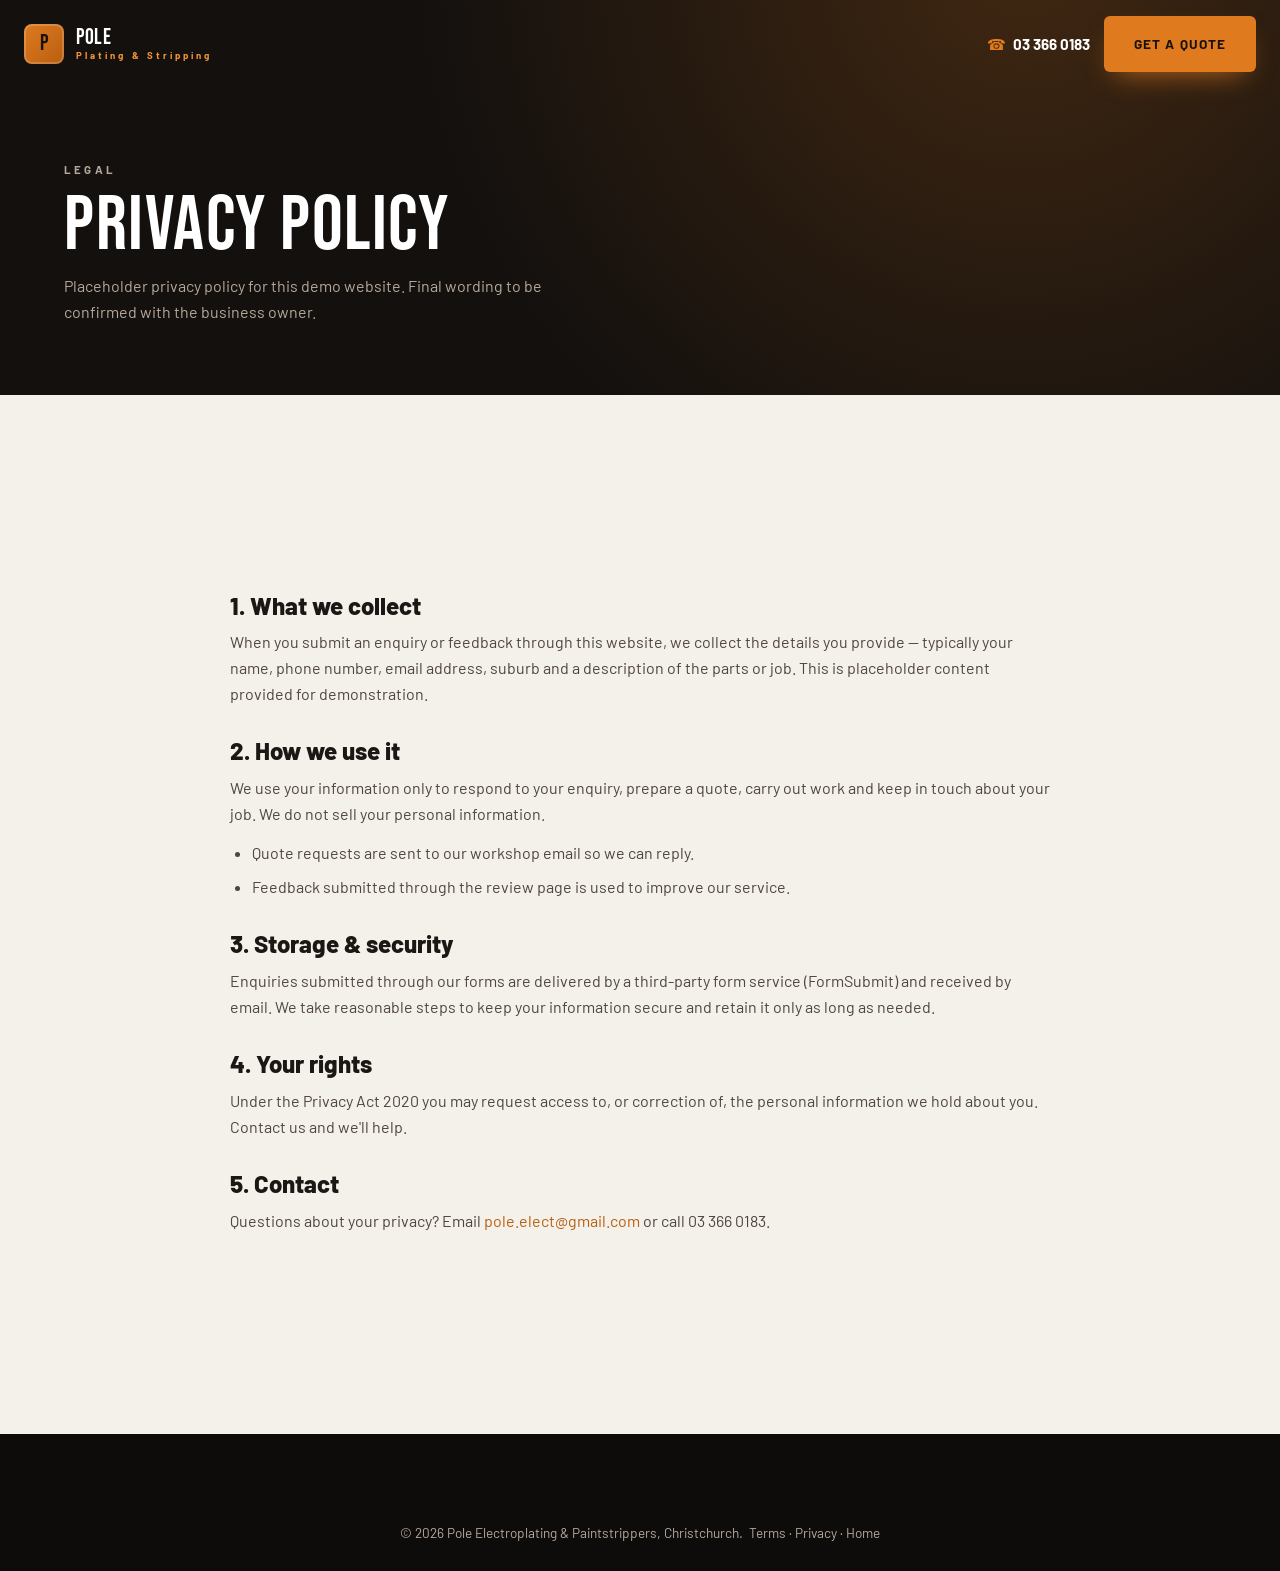
<file: privacy.html>
<!DOCTYPE html>
<html lang="en-NZ">
<head>
<meta charset="UTF-8">
<meta name="viewport" content="width=device-width, initial-scale=1.0">
<title>Privacy Policy | Pole Electroplating &amp; Paintstrippers</title>
<meta name="description" content="Privacy policy for Pole Electroplating & Paintstrippers, Christchurch.">
<link rel="icon" type="image/svg+xml" href="favicon.svg">
<link rel="preconnect" href="https://fonts.googleapis.com">
<link rel="preconnect" href="https://fonts.gstatic.com" crossorigin>
<link href="https://fonts.googleapis.com/css2?family=Bebas+Neue&family=Barlow:ital,wght@0,400;0,500;0,600;0,700;0,800;1,400&display=swap" rel="stylesheet">
<link rel="stylesheet" href="style.css">
</head>
<body>

<header class="nav scrolled">
  <a class="brand" href="index.html"><span class="brand-mark">P</span><span class="brand-name">Pole<small>Plating &amp; Stripping</small></span></a>
  <div class="nav-cta"><a class="nav-phone" href="tel:+6433660183"><span>&#9742;</span> 03 366 0183</a><a class="btn btn--primary" href="index.html#contact">Get a Quote</a></div>
</header>

<section class="page-hero">
  <div class="wrap">
    <p class="eyebrow">Legal</p>
    <h1>Privacy Policy</h1>
    <p>Placeholder privacy policy for this demo website. Final wording to be confirmed with the business owner.</p>
  </div>
</section>

<section class="section section--bone">
  <div class="wrap legal">
    <h2>1. What we collect</h2>
    <p>When you submit an enquiry or feedback through this website, we collect the details you provide — typically your name, phone number, email address, suburb and a description of the parts or job. This is placeholder content provided for demonstration.</p>

    <h2>2. How we use it</h2>
    <p>We use your information only to respond to your enquiry, prepare a quote, carry out work and keep in touch about your job. We do not sell your personal information.</p>
    <ul>
      <li>Quote requests are sent to our workshop email so we can reply.</li>
      <li>Feedback submitted through the review page is used to improve our service.</li>
    </ul>

    <h2>3. Storage &amp; security</h2>
    <p>Enquiries submitted through our forms are delivered by a third-party form service (FormSubmit) and received by email. We take reasonable steps to keep your information secure and retain it only as long as needed.</p>

    <h2>4. Your rights</h2>
    <p>Under the Privacy Act 2020 you may request access to, or correction of, the personal information we hold about you. Contact us and we'll help.</p>

    <h2>5. Contact</h2>
    <p>Questions about your privacy? Email <a href="mailto:pole.elect@gmail.com" style="color:var(--accent-deep)">pole.elect@gmail.com</a> or call 03 366 0183.</p>
  </div>
</section>

<footer class="footer">
  <div class="wrap">
    <div class="foot-bottom" style="border:0;justify-content:center;text-align:center">
      <span>&copy; 2026 Pole Electroplating &amp; Paintstrippers, Christchurch. &nbsp;<a href="terms.html">Terms</a> &middot; <a href="privacy.html">Privacy</a> &middot; <a href="index.html">Home</a></span>
    </div>
  </div>
</footer>
<script src="app.js"></script>
</body>
</html>
</file>
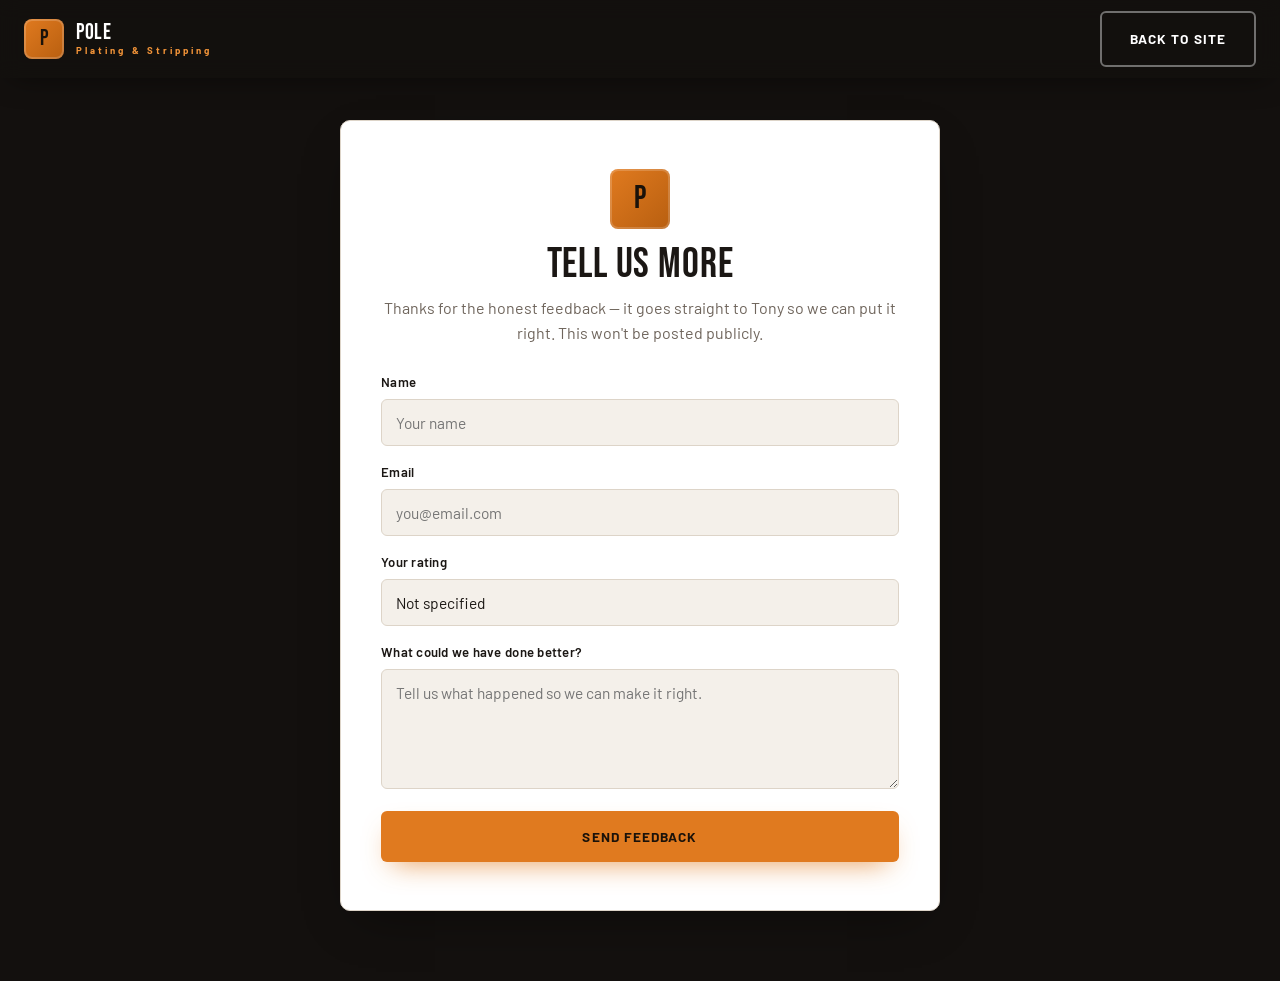
<file: private.html>
<!DOCTYPE html>
<html lang="en-NZ">
<head>
<meta charset="UTF-8">
<meta name="viewport" content="width=device-width, initial-scale=1.0">
<title>Your Feedback | Pole Electroplating &amp; Paintstrippers</title>
<meta name="description" content="Share your feedback privately with Pole Electroplating & Paintstrippers, Christchurch.">
<link rel="icon" type="image/svg+xml" href="favicon.svg">
<link rel="preconnect" href="https://fonts.googleapis.com">
<link rel="preconnect" href="https://fonts.gstatic.com" crossorigin>
<link href="https://fonts.googleapis.com/css2?family=Bebas+Neue&family=Barlow:ital,wght@0,400;0,500;0,600;0,700;0,800;1,400&display=swap" rel="stylesheet">
<link rel="stylesheet" href="style.css">
</head>
<body style="background:var(--char-900)">

<header class="nav scrolled">
  <a class="brand" href="index.html"><span class="brand-mark">P</span><span class="brand-name">Pole<small>Plating &amp; Stripping</small></span></a>
  <div class="nav-cta"><a class="btn btn--ghost" href="index.html">Back to Site</a></div>
</header>

<div class="review-wrap">
  <div class="review-card" style="text-align:left">
    <div id="fbForm">
      <div style="text-align:center">
        <div class="brand-mark" style="margin:0 auto 16px">P</div>
        <h1 style="text-align:center">Tell us more</h1>
        <p style="text-align:center;color:var(--muted);margin-bottom:26px">Thanks for the honest feedback — it goes straight to Tony so we can put it right. This won't be posted publicly.</p>
      </div>
      <form action="https://formsubmit.co/pole.elect@gmail.com" method="POST" id="privateForm">
        <input type="hidden" name="_subject" value="Private feedback — Pole Electroplating website">
        <input type="hidden" name="_captcha" value="false">
        <input type="hidden" name="_template" value="table">
        <input type="text" name="_honey" style="display:none">
        <div class="field"><label>Name</label><input type="text" name="Name" required placeholder="Your name"></div>
        <div class="field"><label>Email</label><input type="email" name="Email" required placeholder="you@email.com"></div>
        <div class="field"><label>Your rating</label><input type="text" name="Rating" id="ratingField" readonly></div>
        <div class="field"><label>What could we have done better?</label><textarea name="Feedback" required placeholder="Tell us what happened so we can make it right."></textarea></div>
        <button class="btn btn--primary" type="submit" style="width:100%;justify-content:center">Send Feedback</button>
      </form>
    </div>
    <div class="fb-success" id="fbSuccess">
      <div class="tick"><svg viewBox="0 0 24 24" fill="none" stroke="currentColor" stroke-width="2.4"><path d="M5 12l5 5L20 6"/></svg></div>
      <h1 style="text-align:center">Thank you</h1>
      <p style="text-align:center;color:var(--muted)">Your feedback's been sent through to Tony. We appreciate you taking the time, and we'll be in touch if anything needs sorting.</p>
      <div style="text-align:center;margin-top:24px"><a class="btn btn--dark" href="index.html">Back to Home</a></div>
    </div>
  </div>
</div>

<script>
  // Pre-fill rating from URL
  var params = new URLSearchParams(window.location.search);
  var r = parseInt(params.get('rating'), 10);
  var label = (r >= 1 && r <= 5) ? (r + ' star' + (r > 1 ? 's' : '')) : 'Not specified';
  document.getElementById('ratingField').value = label;

  // Submit via fetch to show inline success (no reCAPTCHA, no redirect)
  var form = document.getElementById('privateForm');
  form.addEventListener('submit', function(e){
    e.preventDefault();
    var data = new FormData(form);
    fetch(form.action, { method:'POST', body:data, headers:{'Accept':'application/json'} })
      .then(function(){ showSuccess(); })
      .catch(function(){ showSuccess(); });
  });
  function showSuccess(){
    document.getElementById('fbForm').style.display = 'none';
    document.getElementById('fbSuccess').classList.add('show');
  }
</script>
</body>
</html>
</file>
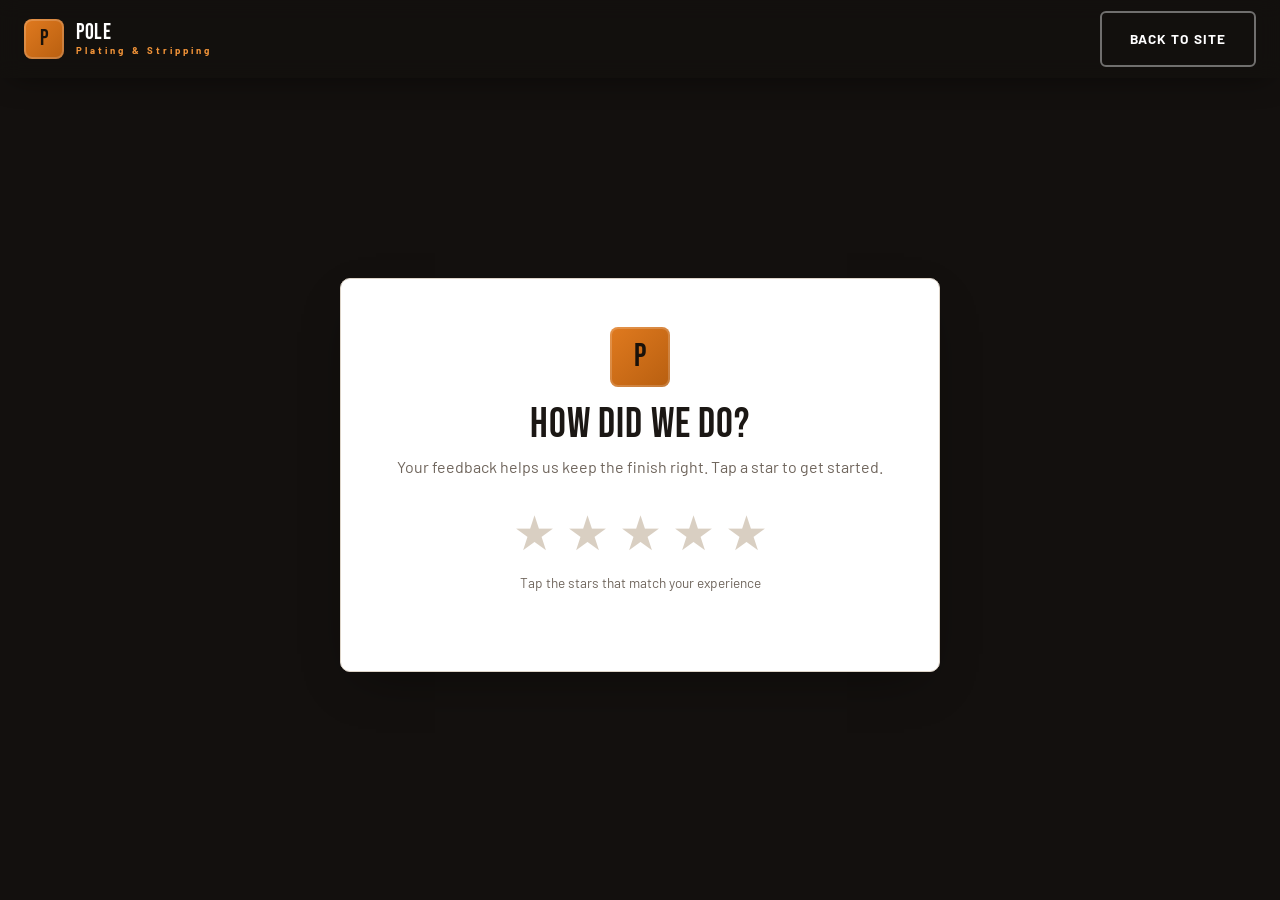
<file: review.html>
<!DOCTYPE html>
<html lang="en-NZ">
<head>
<meta charset="UTF-8">
<meta name="viewport" content="width=device-width, initial-scale=1.0">
<title>Leave a Review | Pole Electroplating &amp; Paintstrippers</title>
<meta name="description" content="Tell us how we did. Leave a review for Pole Electroplating & Paintstrippers, Christchurch.">
<link rel="icon" type="image/svg+xml" href="favicon.svg">
<link rel="preconnect" href="https://fonts.googleapis.com">
<link rel="preconnect" href="https://fonts.gstatic.com" crossorigin>
<link href="https://fonts.googleapis.com/css2?family=Bebas+Neue&family=Barlow:ital,wght@0,400;0,500;0,600;0,700;0,800;1,400&display=swap" rel="stylesheet">
<link rel="stylesheet" href="style.css">
</head>
<body style="background:var(--char-900)">

<header class="nav scrolled">
  <a class="brand" href="index.html"><span class="brand-mark">P</span><span class="brand-name">Pole<small>Plating &amp; Stripping</small></span></a>
  <div class="nav-cta"><a class="btn btn--ghost" href="index.html">Back to Site</a></div>
</header>

<div class="review-wrap">
  <div class="review-card">
    <div class="brand-mark">P</div>
    <h1>How did we do?</h1>
    <p>Your feedback helps us keep the finish right. Tap a star to get started.</p>
    <div class="starpick" id="stars">
      <button data-v="1" aria-label="1 star">&#9733;</button>
      <button data-v="2" aria-label="2 stars">&#9733;</button>
      <button data-v="3" aria-label="3 stars">&#9733;</button>
      <button data-v="4" aria-label="4 stars">&#9733;</button>
      <button data-v="5" aria-label="5 stars">&#9733;</button>
    </div>
    <p class="review-hint">Tap the stars that match your experience</p>
  </div>
</div>

<script>
  // 1-3 stars -> private feedback. 4-5 stars -> Google review.
  var GOOGLE_REVIEW_URL = "https://g.page/r/PLACEHOLDER/review";
  var stars = document.querySelectorAll('#stars button');
  stars.forEach(function(btn){
    btn.addEventListener('mouseenter', function(){
      var v = +btn.dataset.v;
      stars.forEach(function(b){ b.classList.toggle('lit', +b.dataset.v <= v); });
    });
    btn.addEventListener('click', function(){
      var v = +btn.dataset.v;
      if(v >= 4){ window.location.href = GOOGLE_REVIEW_URL; }
      else { window.location.href = 'private.html?rating=' + v; }
    });
  });
  document.getElementById('stars').addEventListener('mouseleave', function(){
    stars.forEach(function(b){ b.classList.remove('lit'); });
  });
</script>
</body>
</html>
</file>
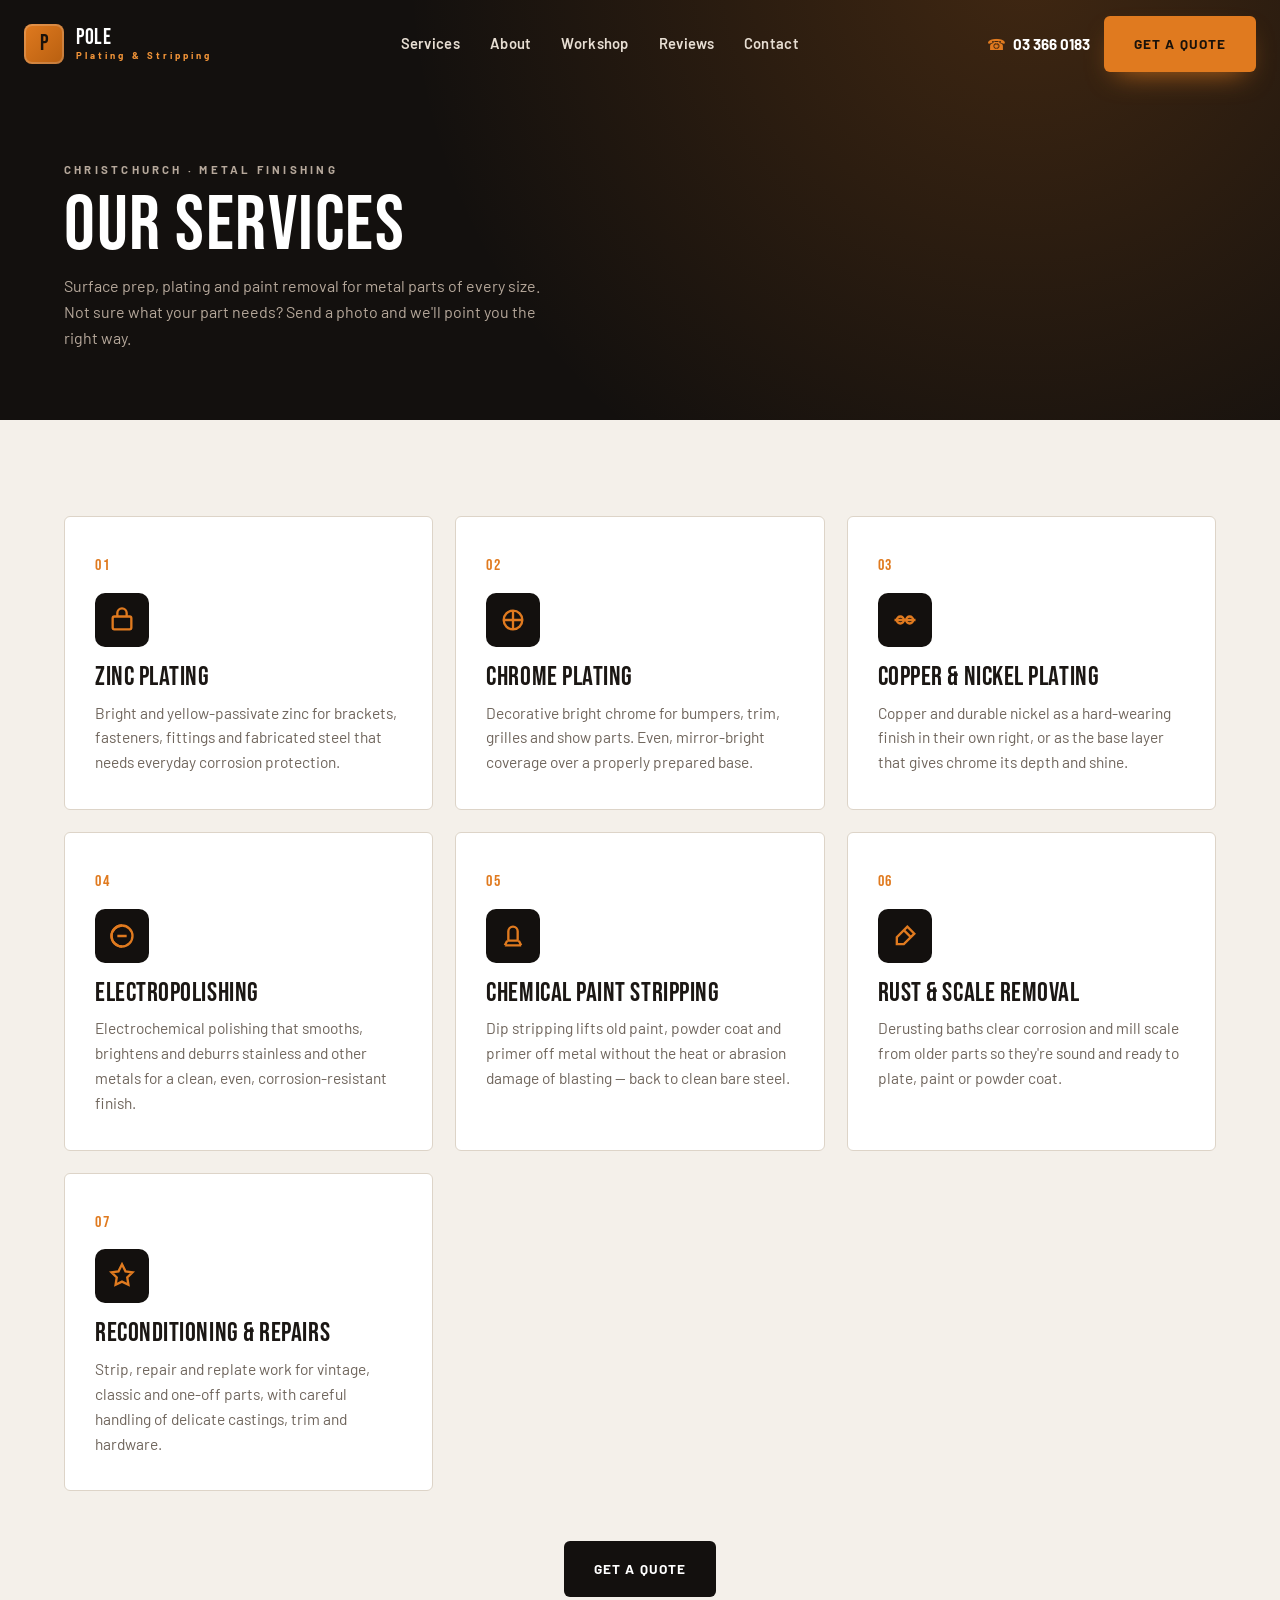
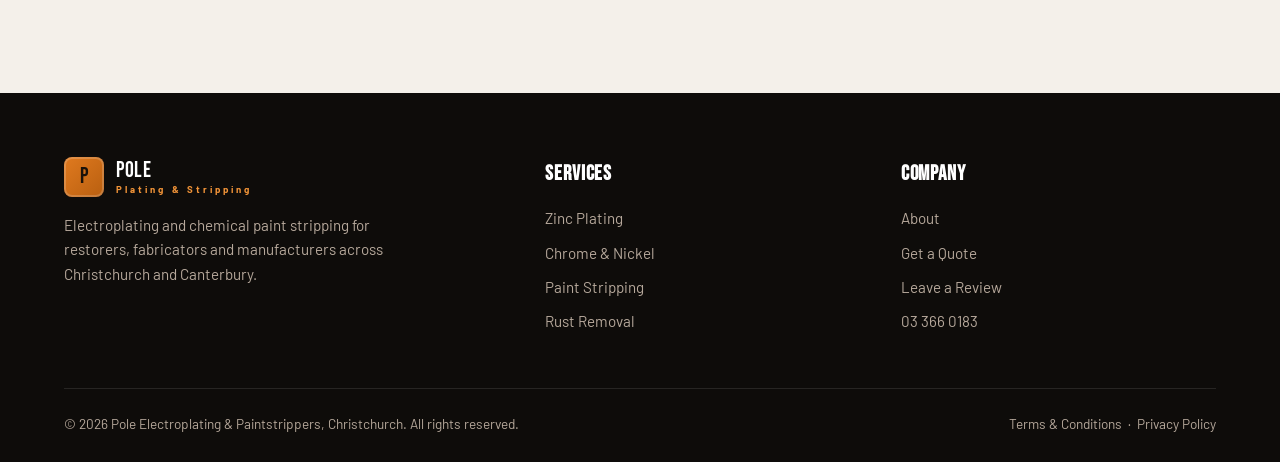
<file: services.html>
<!DOCTYPE html>
<html lang="en-NZ">
<head>
<meta charset="UTF-8">
<meta name="viewport" content="width=device-width, initial-scale=1.0">
<title>Services | Pole Electroplating &amp; Paintstrippers, Christchurch</title>
<meta name="description" content="Electroplating and paint stripping services in Christchurch: zinc, chrome and nickel plating, chemical dip stripping, rust removal and restoration refinishing.">
<link rel="icon" type="image/svg+xml" href="favicon.svg">
<link rel="preconnect" href="https://fonts.googleapis.com">
<link rel="preconnect" href="https://fonts.gstatic.com" crossorigin>
<link href="https://fonts.googleapis.com/css2?family=Bebas+Neue&family=Barlow:ital,wght@0,400;0,500;0,600;0,700;0,800;1,400&display=swap" rel="stylesheet">
<link rel="stylesheet" href="style.css">
</head>
<body>

<header class="nav scrolled">
  <a class="brand" href="index.html"><span class="brand-mark">P</span><span class="brand-name">Pole<small>Plating &amp; Stripping</small></span></a>
  <nav class="nav-links">
    <a href="index.html#services">Services</a>
    <a href="index.html#about">About</a>
    <a href="index.html#crew">Workshop</a>
    <a href="index.html#reviews">Reviews</a>
    <a href="index.html#contact">Contact</a>
  </nav>
  <div class="nav-cta">
    <a class="nav-phone" href="tel:+6433660183"><span>&#9742;</span> 03 366 0183</a>
    <a class="btn btn--primary" href="index.html#contact">Get a Quote</a>
    <button class="nav-toggle" aria-label="Menu"><svg viewBox="0 0 24 24" fill="none" stroke="currentColor" stroke-width="2"><path d="M3 6h18M3 12h18M3 18h18"/></svg></button>
  </div>
</header>

<section class="page-hero">
  <div class="wrap">
    <p class="eyebrow">Christchurch &middot; Metal Finishing</p>
    <h1>Our services</h1>
    <p>Surface prep, plating and paint removal for metal parts of every size. Not sure what your part needs? Send a photo and we'll point you the right way.</p>
  </div>
</section>

<section class="section section--bone">
  <div class="wrap">
    <div class="svc-grid">
      <article class="svc-card reveal"><span class="svc-num">01</span><div class="svc-ico"><svg viewBox="0 0 24 24" fill="none" stroke="currentColor" stroke-width="2"><rect x="4" y="9" width="16" height="11" rx="1.5"/><path d="M8 9V6a4 4 0 0 1 8 0v3"/></svg></div><h3>Zinc Plating</h3><p>Bright and yellow-passivate zinc for brackets, fasteners, fittings and fabricated steel that needs everyday corrosion protection.</p></article>
      <article class="svc-card reveal"><span class="svc-num">02</span><div class="svc-ico"><svg viewBox="0 0 24 24" fill="none" stroke="currentColor" stroke-width="2"><circle cx="12" cy="12" r="8"/><path d="M12 4v16M4 12h16"/></svg></div><h3>Chrome Plating</h3><p>Decorative bright chrome for bumpers, trim, grilles and show parts. Even, mirror-bright coverage over a properly prepared base.</p></article>
      <article class="svc-card reveal"><span class="svc-num">03</span><div class="svc-ico"><svg viewBox="0 0 24 24" fill="none" stroke="currentColor" stroke-width="2"><path d="M3 12h18"/><circle cx="8" cy="12" r="3"/><circle cx="16" cy="12" r="3"/></svg></div><h3>Copper &amp; Nickel Plating</h3><p>Copper and durable nickel as a hard-wearing finish in their own right, or as the base layer that gives chrome its depth and shine.</p></article>
      <article class="svc-card reveal"><span class="svc-num">04</span><div class="svc-ico"><svg viewBox="0 0 24 24" fill="none" stroke="currentColor" stroke-width="2"><circle cx="12" cy="12" r="9"/><path d="M12 3a9 9 0 0 0 0 18M8 12h8"/></svg></div><h3>Electropolishing</h3><p>Electrochemical polishing that smooths, brightens and deburrs stainless and other metals for a clean, even, corrosion-resistant finish.</p></article>
      <article class="svc-card reveal"><span class="svc-num">05</span><div class="svc-ico"><svg viewBox="0 0 24 24" fill="none" stroke="currentColor" stroke-width="2"><path d="M5 20h14M7 16l-2 4M17 16l2 4"/><path d="M8 16V8a4 4 0 0 1 8 0v8z"/></svg></div><h3>Chemical Paint Stripping</h3><p>Dip stripping lifts old paint, powder coat and primer off metal without the heat or abrasion damage of blasting — back to clean bare steel.</p></article>
      <article class="svc-card reveal"><span class="svc-num">06</span><div class="svc-ico"><svg viewBox="0 0 24 24" fill="none" stroke="currentColor" stroke-width="2"><path d="M14 4l6 6-9 9H5v-6z"/><path d="M11 7l6 6"/></svg></div><h3>Rust &amp; Scale Removal</h3><p>Derusting baths clear corrosion and mill scale from older parts so they're sound and ready to plate, paint or powder coat.</p></article>
      <article class="svc-card reveal"><span class="svc-num">07</span><div class="svc-ico"><svg viewBox="0 0 24 24" fill="none" stroke="currentColor" stroke-width="2"><path d="M12 2l3 6 6 .9-4.5 4.3 1 6.3L12 16.8 6.5 19.5l1-6.3L3 8.9 9 8z"/></svg></div><h3>Reconditioning &amp; Repairs</h3><p>Strip, repair and replate work for vintage, classic and one-off parts, with careful handling of delicate castings, trim and hardware.</p></article>
    </div>
    <div style="text-align:center;margin-top:50px" class="reveal">
      <a class="btn btn--dark" href="index.html#contact">Get a Quote</a>
    </div>
  </div>
</section>

<footer class="footer">
  <div class="wrap">
    <div class="foot-grid">
      <div>
        <a class="brand" href="index.html"><span class="brand-mark">P</span><span class="brand-name">Pole<small>Plating &amp; Stripping</small></span></a>
        <p class="foot-about">Electroplating and chemical paint stripping for restorers, fabricators and manufacturers across Christchurch and Canterbury.</p>
      </div>
      <div class="foot-col"><h4>Services</h4><a href="services.html">Zinc Plating</a><a href="services.html">Chrome &amp; Nickel</a><a href="services.html">Paint Stripping</a><a href="services.html">Rust Removal</a></div>
      <div class="foot-col"><h4>Company</h4><a href="index.html#about">About</a><a href="index.html#contact">Get a Quote</a><a href="review.html">Leave a Review</a><a href="tel:+6433660183">03 366 0183</a></div>
    </div>
    <div class="foot-bottom">
      <span>&copy; 2026 Pole Electroplating &amp; Paintstrippers, Christchurch. All rights reserved.</span>
      <span><a href="terms.html">Terms &amp; Conditions</a> &nbsp;&middot;&nbsp; <a href="privacy.html">Privacy Policy</a></span>
    </div>
  </div>
</footer>

<script src="app.js"></script>
</body>
</html>
</file>
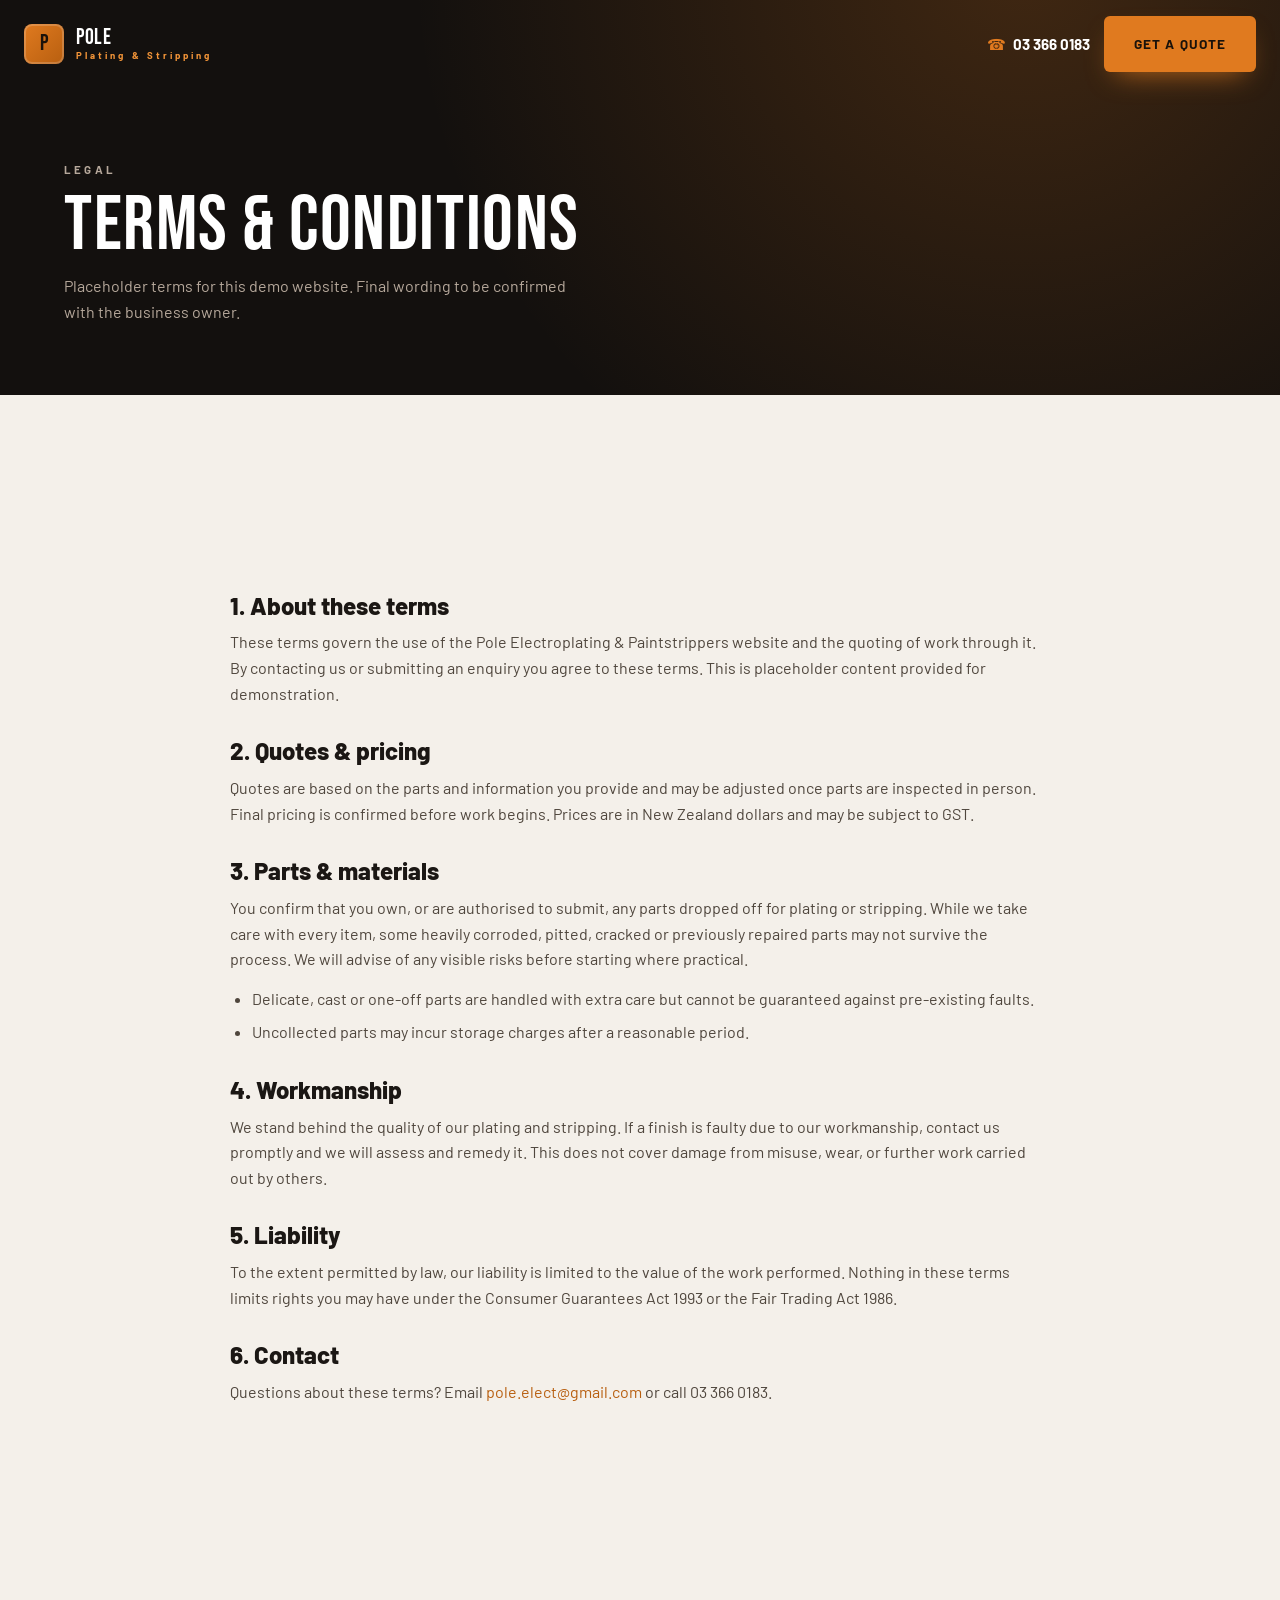
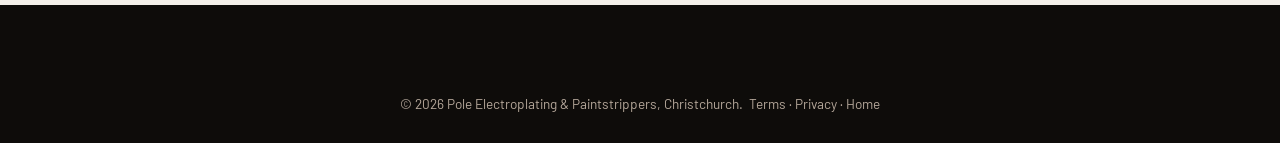
<file: terms.html>
<!DOCTYPE html>
<html lang="en-NZ">
<head>
<meta charset="UTF-8">
<meta name="viewport" content="width=device-width, initial-scale=1.0">
<title>Terms &amp; Conditions | Pole Electroplating &amp; Paintstrippers</title>
<meta name="description" content="Terms and conditions for Pole Electroplating & Paintstrippers, Christchurch.">
<link rel="icon" type="image/svg+xml" href="favicon.svg">
<link rel="preconnect" href="https://fonts.googleapis.com">
<link rel="preconnect" href="https://fonts.gstatic.com" crossorigin>
<link href="https://fonts.googleapis.com/css2?family=Bebas+Neue&family=Barlow:ital,wght@0,400;0,500;0,600;0,700;0,800;1,400&display=swap" rel="stylesheet">
<link rel="stylesheet" href="style.css">
</head>
<body>

<header class="nav scrolled">
  <a class="brand" href="index.html"><span class="brand-mark">P</span><span class="brand-name">Pole<small>Plating &amp; Stripping</small></span></a>
  <div class="nav-cta"><a class="nav-phone" href="tel:+6433660183"><span>&#9742;</span> 03 366 0183</a><a class="btn btn--primary" href="index.html#contact">Get a Quote</a></div>
</header>

<section class="page-hero">
  <div class="wrap">
    <p class="eyebrow">Legal</p>
    <h1>Terms &amp; Conditions</h1>
    <p>Placeholder terms for this demo website. Final wording to be confirmed with the business owner.</p>
  </div>
</section>

<section class="section section--bone">
  <div class="wrap legal">
    <h2>1. About these terms</h2>
    <p>These terms govern the use of the Pole Electroplating &amp; Paintstrippers website and the quoting of work through it. By contacting us or submitting an enquiry you agree to these terms. This is placeholder content provided for demonstration.</p>

    <h2>2. Quotes &amp; pricing</h2>
    <p>Quotes are based on the parts and information you provide and may be adjusted once parts are inspected in person. Final pricing is confirmed before work begins. Prices are in New Zealand dollars and may be subject to GST.</p>

    <h2>3. Parts &amp; materials</h2>
    <p>You confirm that you own, or are authorised to submit, any parts dropped off for plating or stripping. While we take care with every item, some heavily corroded, pitted, cracked or previously repaired parts may not survive the process. We will advise of any visible risks before starting where practical.</p>
    <ul>
      <li>Delicate, cast or one-off parts are handled with extra care but cannot be guaranteed against pre-existing faults.</li>
      <li>Uncollected parts may incur storage charges after a reasonable period.</li>
    </ul>

    <h2>4. Workmanship</h2>
    <p>We stand behind the quality of our plating and stripping. If a finish is faulty due to our workmanship, contact us promptly and we will assess and remedy it. This does not cover damage from misuse, wear, or further work carried out by others.</p>

    <h2>5. Liability</h2>
    <p>To the extent permitted by law, our liability is limited to the value of the work performed. Nothing in these terms limits rights you may have under the Consumer Guarantees Act 1993 or the Fair Trading Act 1986.</p>

    <h2>6. Contact</h2>
    <p>Questions about these terms? Email <a href="mailto:pole.elect@gmail.com" style="color:var(--accent-deep)">pole.elect@gmail.com</a> or call 03 366 0183.</p>
  </div>
</section>

<footer class="footer">
  <div class="wrap">
    <div class="foot-bottom" style="border:0;justify-content:center;text-align:center">
      <span>&copy; 2026 Pole Electroplating &amp; Paintstrippers, Christchurch. &nbsp;<a href="terms.html">Terms</a> &middot; <a href="privacy.html">Privacy</a> &middot; <a href="index.html">Home</a></span>
    </div>
  </div>
</footer>
<script src="app.js"></script>
</body>
</html>
</file>
<file: style.css>
/* Pole Electroplating & Paintstrippers — Industrial archetype
   Display: Bebas Neue · Body: Barlow · Accent: copper-orange on charcoal */

:root{
  --char-900:#13100e;
  --char-800:#1b1714;
  --char-700:#241f1b;
  --bone:#f4f0ea;
  --bone-2:#ebe5db;
  --ink:#1b1714;
  --muted:#6f655c;
  --line:#ddd4c8;
  --accent:#e07a1f;
  --accent-2:#f29438;
  --accent-deep:#b85f10;
  --white:#ffffff;
  --radius:6px;
  --maxw:1200px;
  --shadow:0 18px 50px -18px rgba(0,0,0,.45);
}

*{box-sizing:border-box;margin:0;padding:0}
html{scroll-behavior:smooth}
body{
  font-family:'Barlow',system-ui,sans-serif;
  color:var(--ink);
  background:var(--bone);
  line-height:1.6;
  -webkit-font-smoothing:antialiased;
  overflow-x:hidden;
}
h1,h2,h3,.display{
  font-family:'Bebas Neue',Impact,sans-serif;
  font-weight:400;
  letter-spacing:.02em;
  line-height:.95;
  text-transform:uppercase;
}
a{color:inherit;text-decoration:none}
img{display:block;max-width:100%}
.wrap{max-width:var(--maxw);margin:0 auto;padding:0 24px}
.eyebrow{
  font-family:'Barlow',sans-serif;
  text-transform:uppercase;
  letter-spacing:.28em;
  font-size:.72rem;
  font-weight:700;
  color:var(--accent);
}
.section{padding:96px 0}
.section--bone{background:var(--bone)}
.section--bone2{background:var(--bone-2)}
.section--dark{background:var(--char-900);color:#efe7dd}
.section-head{max-width:680px;margin-bottom:54px}
.section-head h2{font-size:clamp(2.6rem,5vw,4rem);margin:10px 0 14px}
.section-head p{color:var(--muted);font-size:1.05rem}
.section--dark .section-head p{color:#b6a89b}

/* Buttons */
.btn{
  display:inline-flex;align-items:center;gap:.5em;
  font-family:'Barlow',sans-serif;font-weight:700;
  text-transform:uppercase;letter-spacing:.08em;font-size:.85rem;
  padding:15px 28px;border-radius:var(--radius);
  border:2px solid transparent;cursor:pointer;
  transition:transform .18s ease,background .18s ease,color .18s ease,box-shadow .18s ease;
}
.btn--primary{background:var(--accent);color:#1a120a;box-shadow:0 12px 28px -12px rgba(224,122,31,.8)}
.btn--primary:hover{background:var(--accent-2);transform:translateY(-2px)}
.btn--ghost{background:transparent;color:#fff;border-color:rgba(255,255,255,.4)}
.btn--ghost:hover{border-color:var(--accent);color:var(--accent);transform:translateY(-2px)}
.btn--dark{background:var(--char-900);color:#fff}
.btn--dark:hover{background:var(--accent);color:#1a120a;transform:translateY(-2px)}

/* Nav */
.nav{
  position:fixed;top:0;left:0;right:0;z-index:50;
  display:flex;align-items:center;justify-content:space-between;
  padding:16px 24px;transition:background .3s ease,padding .3s ease,box-shadow .3s ease;
}
.nav.scrolled{background:rgba(19,16,14,.94);backdrop-filter:blur(10px);box-shadow:0 8px 30px -12px rgba(0,0,0,.6);padding:11px 24px}
.brand{display:flex;align-items:center;gap:12px;color:#fff}
.brand-mark{
  width:40px;height:40px;border-radius:8px;flex:0 0 auto;
  background:linear-gradient(135deg,var(--accent),var(--accent-deep));
  display:grid;place-items:center;font-family:'Bebas Neue',sans-serif;
  font-size:1.4rem;color:#1a120a;box-shadow:inset 0 0 0 2px rgba(255,255,255,.18);
}
.brand-name{font-family:'Bebas Neue',sans-serif;font-size:1.35rem;line-height:1;letter-spacing:.03em}
.brand-name small{display:block;font-family:'Barlow',sans-serif;font-size:.6rem;letter-spacing:.32em;color:var(--accent-2);font-weight:700;margin-top:3px}
.nav-links{display:flex;align-items:center;gap:30px}
.nav-links a{color:#e7ded3;font-weight:600;font-size:.92rem;letter-spacing:.02em;transition:color .2s}
.nav-links a:hover{color:var(--accent)}
.nav-cta{display:flex;align-items:center;gap:14px}
.nav-phone{color:#fff;font-weight:700;font-size:.95rem;display:flex;align-items:center;gap:7px}
.nav-phone span{color:var(--accent)}
.nav-toggle{display:none;background:none;border:0;color:#fff;cursor:pointer}
.nav-toggle svg{width:28px;height:28px}

/* Hero */
.hero{position:relative;min-height:100vh;display:flex;align-items:flex-end;background:var(--char-900);overflow:hidden;padding-top:110px}
.hero-slides{position:absolute;inset:0;z-index:0}
.hero-slide{position:absolute;inset:0;background-size:cover;background-position:center;opacity:0;transition:opacity 1.6s ease;transform:scale(1.06)}
.hero-slide.active{opacity:1;animation:kenburns 8s ease forwards}
@keyframes kenburns{from{transform:scale(1.06)}to{transform:scale(1.14)}}
.hero-overlay{position:absolute;inset:0;z-index:1;
  background:linear-gradient(180deg,rgba(19,16,14,.55) 0%,rgba(19,16,14,.5) 40%,rgba(19,16,14,.86) 100%);}
.hero-overlay::after{content:"";position:absolute;inset:0;background:linear-gradient(90deg,rgba(19,16,14,.6),transparent 60%)}
.hero-inner{position:relative;z-index:2;width:100%;max-width:var(--maxw);margin:0 auto;padding:0 24px 92px}
.hero .eyebrow{margin-bottom:20px}
.hero h1{color:#fff;font-size:clamp(2.8rem,6.4vw,5.2rem);line-height:1.02;max-width:16ch;text-shadow:0 2px 30px rgba(0,0,0,.4)}
.hero h1 em{font-style:normal;color:var(--accent)}
.hero-sub{color:#e3d9cd;font-size:clamp(1.05rem,2vw,1.3rem);max-width:54ch;margin:22px 0 34px}
.hero-actions{display:flex;flex-wrap:wrap;gap:14px}
.hero-tags{display:flex;flex-wrap:wrap;gap:10px 26px;margin-top:40px;padding-top:26px;border-top:1px solid rgba(255,255,255,.14)}
.hero-tags span{color:#cdbfae;font-size:.82rem;letter-spacing:.18em;text-transform:uppercase;font-weight:600;display:flex;align-items:center;gap:8px}
.hero-tags span::before{content:"";width:7px;height:7px;background:var(--accent);border-radius:50%}

/* Trust strip */
.trust{background:var(--char-800);color:#efe7dd;border-top:3px solid var(--accent)}
.trust-grid{display:grid;grid-template-columns:repeat(3,1fr);gap:0}
.trust-item{display:flex;gap:18px;align-items:flex-start;padding:38px 30px}
.trust-item+.trust-item{border-left:1px solid rgba(255,255,255,.08)}
.trust-ico{flex:0 0 auto;width:48px;height:48px;border-radius:10px;display:grid;place-items:center;background:rgba(224,122,31,.14);color:var(--accent)}
.trust-ico svg{width:26px;height:26px}
.trust-item h3{font-size:1.5rem;margin-bottom:4px}
.trust-item p{color:#b6a89b;font-size:.95rem;line-height:1.45}

/* Services */
.svc-grid{display:grid;grid-template-columns:repeat(3,1fr);gap:22px}
.svc-card{
  background:#fff;border:1px solid var(--line);border-radius:var(--radius);
  padding:34px 30px;position:relative;overflow:hidden;
  transition:transform .22s ease,box-shadow .22s ease,border-color .22s ease;
}
.svc-card::before{content:"";position:absolute;left:0;top:0;height:100%;width:4px;background:var(--accent);transform:scaleY(0);transform-origin:top;transition:transform .25s ease}
.svc-card:hover{transform:translateY(-6px);box-shadow:var(--shadow);border-color:transparent}
.svc-card:hover::before{transform:scaleY(1)}
.svc-num{font-family:'Bebas Neue',sans-serif;font-size:1rem;color:var(--accent);letter-spacing:.1em}
.svc-ico{width:54px;height:54px;border-radius:10px;background:var(--char-900);color:var(--accent);display:grid;place-items:center;margin:14px 0 18px}
.svc-ico svg{width:28px;height:28px}
.svc-card h3{font-size:1.7rem;margin-bottom:10px}
.svc-card p{color:var(--muted);font-size:.97rem}

/* About */
.about-grid{display:grid;grid-template-columns:1.05fr 1fr;gap:60px;align-items:center}
.about-media{position:relative}
.about-media img{width:100%;aspect-ratio:4/3;object-fit:cover;border-radius:var(--radius);filter:saturate(.85) contrast(1.05);box-shadow:var(--shadow)}
.about-tag{position:absolute;left:-14px;bottom:26px;background:var(--accent);color:#1a120a;padding:14px 22px;border-radius:var(--radius);box-shadow:0 14px 30px -10px rgba(0,0,0,.5)}
.about-tag b{font-family:'Bebas Neue',sans-serif;font-size:2.4rem;display:block;line-height:.9}
.about-tag span{font-size:.72rem;letter-spacing:.18em;text-transform:uppercase;font-weight:700}
.about-copy h2{font-size:clamp(2.4rem,4.6vw,3.6rem);margin:10px 0 18px}
.about-copy p{color:#4f463d;margin-bottom:16px;font-size:1.04rem}
.check{list-style:none;margin-top:24px;display:grid;gap:14px}
.check li{display:flex;gap:14px;align-items:flex-start;font-weight:500}
.check li svg{flex:0 0 auto;width:24px;height:24px;color:var(--accent);margin-top:2px}

/* Crew */
.crew-grid{display:grid;grid-template-columns:repeat(3,1fr);gap:22px}
.crew-card{background:var(--char-800);border:1px solid rgba(255,255,255,.08);border-radius:var(--radius);padding:34px 28px;text-align:center;transition:transform .2s ease,border-color .2s}
.crew-card:hover{transform:translateY(-5px);border-color:var(--accent)}
.crew-avatar{width:84px;height:84px;border-radius:50%;margin:0 auto 18px;display:grid;place-items:center;
  background:var(--char-900);color:var(--accent);font-family:'Bebas Neue',sans-serif;font-size:2rem;
  box-shadow:0 0 0 3px var(--accent),0 0 0 9px rgba(224,122,31,.18)}
.crew-card h3{font-size:1.55rem;color:#fff}
.crew-role{color:var(--accent-2);font-weight:700;font-size:.8rem;letter-spacing:.14em;text-transform:uppercase;margin:4px 0 12px}
.crew-card p{color:#b6a89b;font-size:.93rem}
.badge{display:inline-block;background:rgba(224,122,31,.16);color:var(--accent-2);border:1px solid rgba(224,122,31,.4);
  font-size:.68rem;letter-spacing:.16em;text-transform:uppercase;font-weight:700;padding:5px 12px;border-radius:40px;margin-top:14px}

/* Reviews */
.rev-grid{display:grid;grid-template-columns:repeat(3,1fr);gap:22px}
.rev-card{background:#fff;border:1px solid var(--line);border-radius:var(--radius);padding:30px 28px;transition:transform .2s,box-shadow .2s}
.rev-card:hover{transform:translateY(-5px);box-shadow:var(--shadow)}
.stars{color:var(--accent);letter-spacing:3px;font-size:1.1rem;margin-bottom:14px}
.rev-card p{color:#4f463d;font-style:italic;margin-bottom:18px}
.rev-who{display:flex;align-items:center;gap:12px}
.rev-ini{width:42px;height:42px;border-radius:50%;background:var(--char-900);color:var(--accent);display:grid;place-items:center;font-family:'Bebas Neue',sans-serif;font-size:1.1rem}
.rev-who b{display:block;font-family:'Barlow';font-weight:700}
.rev-who span{font-size:.85rem;color:var(--muted)}

/* Review funnel banner */
.funnel{background:var(--char-900);color:#fff;text-align:center;position:relative;overflow:hidden}
.funnel::before{content:"";position:absolute;inset:0;background:radial-gradient(circle at 50% -20%,rgba(224,122,31,.25),transparent 60%)}
.funnel .wrap{position:relative}
.funnel .eyebrow{justify-content:center}
.funnel h2{font-size:clamp(2.4rem,5vw,3.8rem);margin:12px 0 8px}
.funnel-stars{color:var(--accent);font-size:2rem;letter-spacing:6px;margin:8px 0 26px}

/* Contact */
.contact-grid{display:grid;grid-template-columns:1fr 1.1fr;gap:54px}
.contact-info h2{font-size:clamp(2.4rem,4.6vw,3.6rem);color:#fff;margin:10px 0 18px}
.contact-info>p{color:#b6a89b;margin-bottom:30px;max-width:42ch}
.cinfo{display:grid;gap:18px}
.cinfo a,.cinfo div{display:flex;gap:16px;align-items:center;color:#efe7dd}
.cinfo .ci-ico{width:46px;height:46px;border-radius:10px;background:rgba(224,122,31,.14);color:var(--accent);display:grid;place-items:center;flex:0 0 auto}
.cinfo .ci-ico svg{width:22px;height:22px}
.cinfo small{display:block;color:#8d8073;font-size:.74rem;letter-spacing:.16em;text-transform:uppercase}
.cinfo b{font-weight:600;font-size:1.05rem}
.form{background:#fff;border-radius:var(--radius);padding:34px;box-shadow:var(--shadow)}
.form h3{font-family:'Barlow';font-weight:800;text-transform:none;font-size:1.3rem;margin-bottom:6px;letter-spacing:0}
.form>p{color:var(--muted);font-size:.92rem;margin-bottom:22px}
.field{margin-bottom:16px}
.field label{display:block;font-weight:600;font-size:.82rem;margin-bottom:6px;letter-spacing:.02em}
.field input,.field select,.field textarea{
  width:100%;padding:13px 14px;border:1px solid var(--line);border-radius:var(--radius);
  font-family:inherit;font-size:.97rem;background:var(--bone);color:var(--ink);transition:border-color .2s,box-shadow .2s}
.field input:focus,.field select:focus,.field textarea:focus{outline:0;border-color:var(--accent);box-shadow:0 0 0 3px rgba(224,122,31,.16);background:#fff}
.field textarea{resize:vertical;min-height:120px}
.row2{display:grid;grid-template-columns:1fr 1fr;gap:14px}
.form .btn{width:100%;justify-content:center;margin-top:6px}

/* Footer */
.footer{background:#0e0c0a;color:#b6a89b;padding:64px 0 28px}
.foot-grid{display:grid;grid-template-columns:1.4fr 1fr 1fr;gap:40px;margin-bottom:44px}
.footer .brand{color:#fff;margin-bottom:16px}
.foot-about{max-width:38ch;font-size:.95rem}
.foot-col h4{font-family:'Bebas Neue';font-size:1.3rem;color:#fff;letter-spacing:.04em;margin-bottom:16px}
.foot-col a{display:block;color:#b6a89b;margin-bottom:10px;font-size:.95rem;transition:color .2s}
.foot-col a:hover{color:var(--accent)}
.foot-bottom{border-top:1px solid rgba(255,255,255,.1);padding-top:24px;display:flex;justify-content:space-between;flex-wrap:wrap;gap:12px;font-size:.85rem}
.foot-bottom a:hover{color:var(--accent)}

/* Intro overlay */
.intro{position:fixed;inset:0;z-index:200;background:var(--char-900);display:grid;place-items:center;transition:opacity .7s ease,visibility .7s}
.intro.done{opacity:0;visibility:hidden}
.intro-mark{text-align:center;color:#fff}
.intro-mark .brand-mark{width:72px;height:72px;font-size:2.4rem;margin:0 auto 18px;animation:pulse 1.2s ease infinite alternate}
.intro-mark b{font-family:'Bebas Neue';font-size:2rem;letter-spacing:.06em;display:block}
.intro-mark span{font-size:.72rem;letter-spacing:.34em;text-transform:uppercase;color:var(--accent-2)}
.intro-bar{width:160px;height:3px;background:rgba(255,255,255,.14);border-radius:3px;margin:24px auto 0;overflow:hidden}
.intro-bar i{display:block;height:100%;width:0;background:var(--accent);animation:load 1.1s ease forwards}
@keyframes load{to{width:100%}}
@keyframes pulse{to{transform:scale(1.08)}}

/* Reveal animation */
.reveal{opacity:0;transform:translateY(28px);transition:opacity .7s ease,transform .7s ease}
.reveal.in{opacity:1;transform:none}

/* Sub-page hero */
.page-hero{background:var(--char-900);color:#fff;padding:160px 0 70px;position:relative;overflow:hidden}
.page-hero::before{content:"";position:absolute;inset:0;background:radial-gradient(circle at 80% -10%,rgba(224,122,31,.22),transparent 55%)}
.page-hero .wrap{position:relative}
.page-hero h1{font-size:clamp(2.8rem,6vw,5rem);margin:12px 0 10px}
.page-hero p{color:#b6a89b;max-width:56ch}
.legal{padding:70px 0 90px;max-width:820px}
.legal h2{font-family:'Barlow';font-weight:800;text-transform:none;letter-spacing:0;font-size:1.5rem;margin:34px 0 12px;color:var(--ink)}
.legal p{color:#4f463d;margin-bottom:14px}
.legal ul{margin:0 0 14px 22px;color:#4f463d}
.legal li{margin-bottom:8px}

/* Review page */
.review-wrap{min-height:100vh;display:grid;place-items:center;padding:120px 24px 70px;text-align:center}
.review-card{max-width:600px;width:100%;background:#fff;border-radius:10px;padding:48px 40px;box-shadow:var(--shadow);border:1px solid var(--line)}
.review-card .brand-mark{margin:0 auto 18px;width:60px;height:60px;font-size:2rem}
.review-card h1{font-size:2.6rem;margin-bottom:10px}
.review-card>p{color:var(--muted);margin-bottom:30px}
.starpick{display:flex;justify-content:center;gap:10px;margin-bottom:14px}
.starpick button{background:none;border:0;cursor:pointer;font-size:3rem;line-height:1;color:#d9cfc2;transition:transform .15s,color .15s}
.starpick button:hover,.starpick button.lit{color:var(--accent);transform:scale(1.12)}
.review-hint{font-size:.85rem;color:var(--muted)}

/* Private feedback */
.fb-success{display:none;text-align:center;padding:20px 0}
.fb-success.show{display:block}
.fb-success .tick{width:72px;height:72px;border-radius:50%;background:rgba(224,122,31,.14);color:var(--accent);display:grid;place-items:center;margin:0 auto 18px}
.fb-success .tick svg{width:38px;height:38px}

@media(max-width:900px){
  .nav-links{display:none}
  .nav-phone{display:none}
  .trust-grid,.svc-grid,.crew-grid,.rev-grid,.foot-grid{grid-template-columns:1fr}
  .trust-item+.trust-item{border-left:0;border-top:1px solid rgba(255,255,255,.08)}
  .about-grid,.contact-grid{grid-template-columns:1fr;gap:40px}
  .about-tag{left:14px}
  .nav-toggle{display:block}
  .section{padding:70px 0}
}
@media(max-width:560px){
  .row2{grid-template-columns:1fr}
  .hero-inner{padding-bottom:64px}
  .foot-bottom{flex-direction:column}
}
</file>
